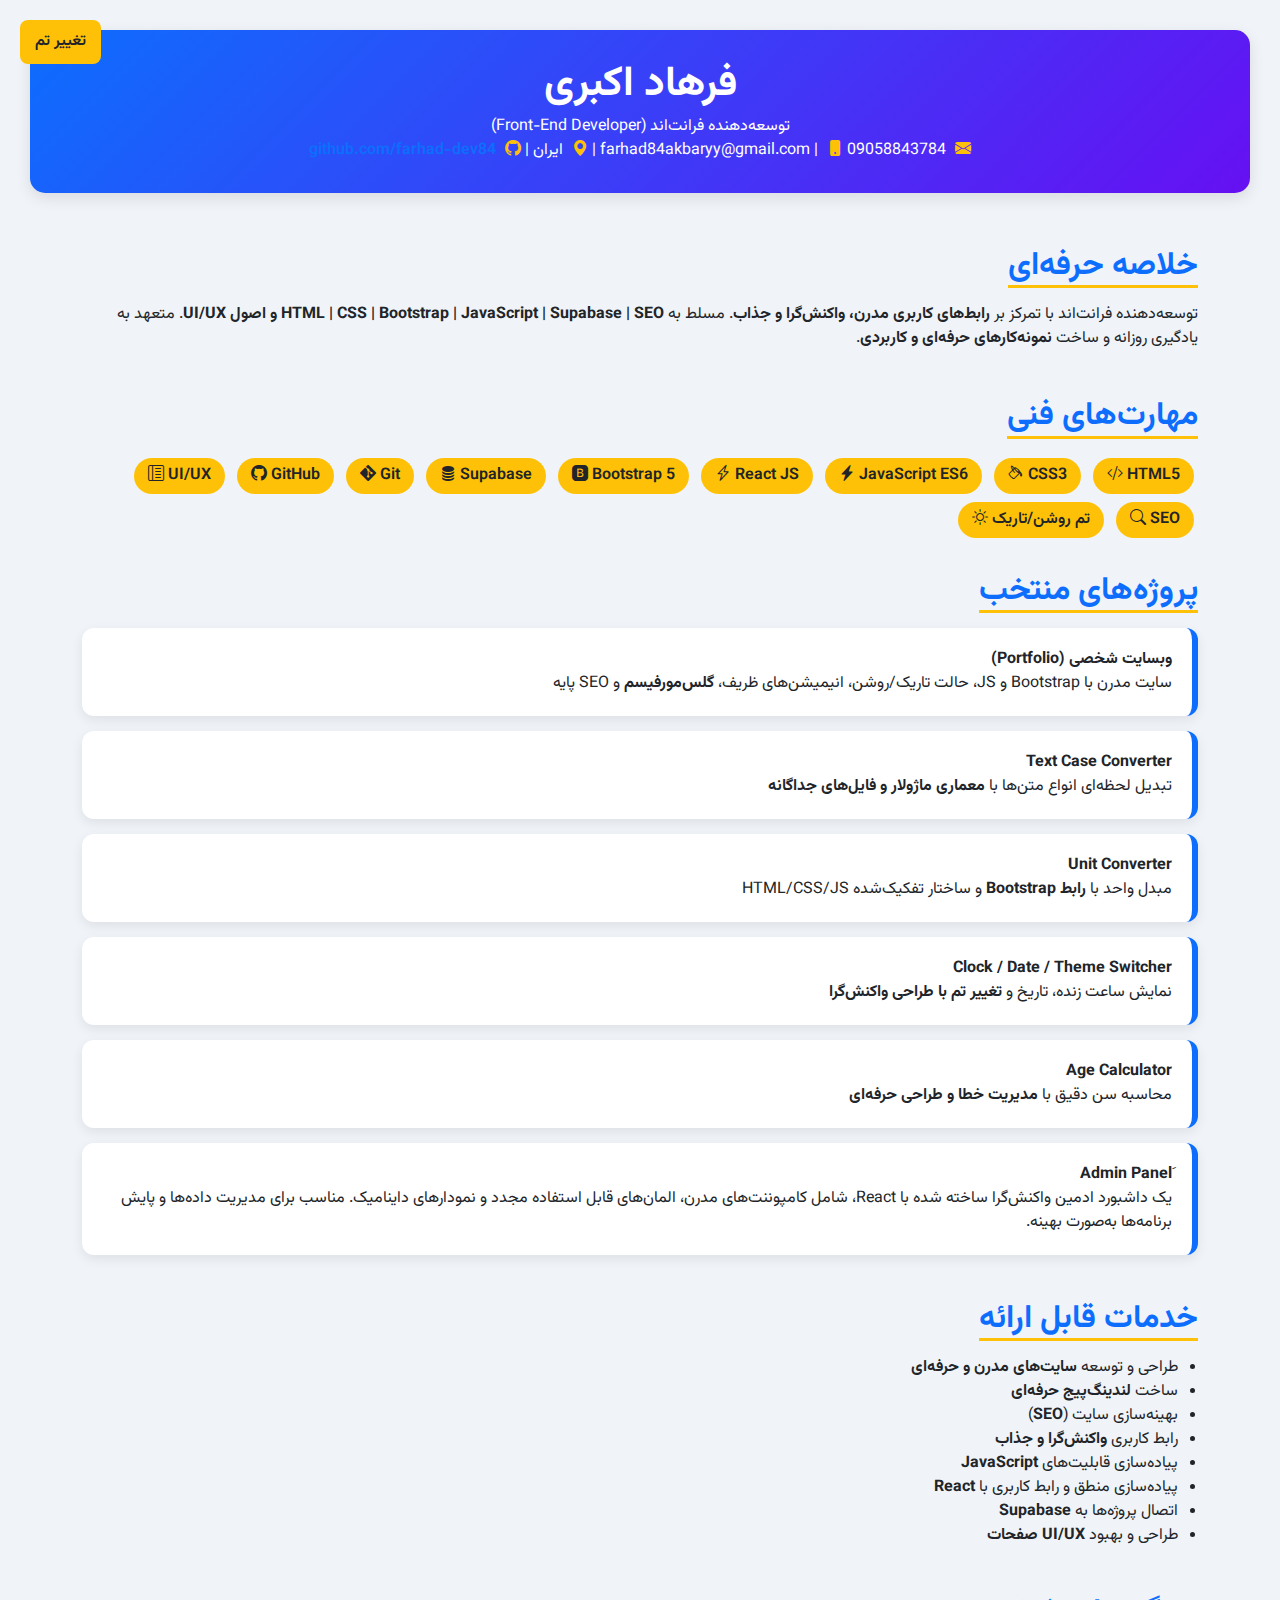
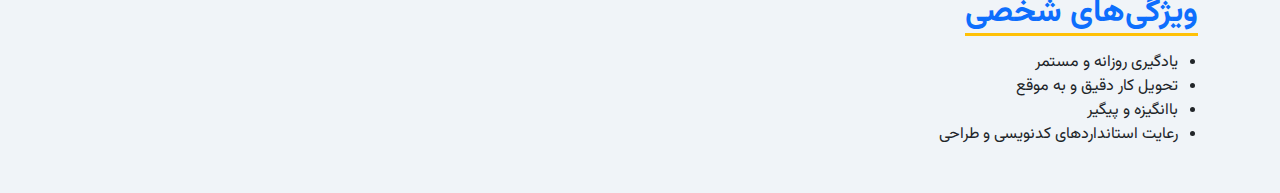
<file: Farhad-Akbary-Resume.html>
<!DOCTYPE html>
<html lang="fa" dir="rtl">
<head>
<meta charset="UTF-8">
<meta name="viewport" content="width=device-width, initial-scale=1.0">
<title>رزومه فرهاد اکبری</title>
<link href="https://cdn.jsdelivr.net/npm/bootstrap@5.3.2/dist/css/bootstrap.min.css" rel="stylesheet">
<link href="https://fonts.googleapis.com/css2?family=Vazirmatn:wght@400;700&display=swap" rel="stylesheet">
<link rel="stylesheet" href="https://cdn.jsdelivr.net/npm/bootstrap-icons@1.11.1/font/bootstrap-icons.css">
<style>
  body { font-family: 'Vazirmatn', sans-serif; background-color: #f0f4f8; color: #212529; padding: 30px; transition: background 0.3s, color 0.3s; text-align: right; }
  .dark-mode { background-color: #121212; color: #f0f4f8; }
  .resume-header { background: linear-gradient(135deg, #0d6efd, #6610f2); color: #fff; padding: 30px; border-radius: 15px; text-align: center; box-shadow: 0 5px 15px rgba(0,0,0,0.1); }
  .resume-header h1 { font-size: 2.6rem; margin-bottom: 5px; font-weight: 700; }
  .resume-header p { font-size: 1rem; margin: 0; }
  .section-title { font-weight: 700; margin-top: 30px; margin-bottom: 15px; color: #0d6efd; border-bottom: 3px solid #ffc107; display: inline-block; }
  .skill-badge { background: #ffc107; color: #212529; margin: 4px; padding: 6px 14px; border-radius: 20px; display: inline-block; font-weight: 600; }
  .project { margin-bottom: 15px; padding: 20px; border-right: 6px solid #0d6efd; background: #fff; border-radius: 12px; box-shadow: 0 4px 12px rgba(0,0,0,0.08); transition: transform 0.3s; }
  .project:hover { transform: translateY(-3px); }
  .contact-info i { margin-left: 5px; color: #ffc107; }
  a { text-decoration: none; color: #0d6efd; font-weight: 600; }
  a:hover { text-decoration: underline; }
  ul { padding-right: 20px; }
  .dark-mode .resume-header { background: linear-gradient(135deg, #6610f2, #0d6efd); color: #fff; }
  .dark-mode .skill-badge { background: #0d6efd; color: #fff; }
  .dark-mode .project { background: #1e1e1e; border-right-color: #ffc107; color: #f0f4f8; }
  .toggle-theme { position: fixed; top: 20px; left: 20px; background: #ffc107; color: #212529; border: none; padding: 10px 15px; border-radius: 8px; font-weight: 600; cursor: pointer; z-index: 1000; }
</style>
</head>
<body>

<button class="toggle-theme" onclick="toggleTheme()">تغییر تم</button>

<div class="resume-header">
  <h1>فرهاد اکبری</h1>
  <p>توسعه‌دهنده فرانت‌اند (Front-End Developer)</p>
  <p class="contact-info">
    <i class="bi bi-envelope-fill"></i> farhad84akbaryy@gmail.com |
    <i class="bi bi-phone-fill"></i> 09058843784 |
    <i class="bi bi-geo-alt-fill"></i> ایران |
    <i class="bi bi-github"></i> <a href="https://github.com/farhad-dev84">github.com/farhad-dev84</a>
  </p>
</div>

<div class="container mt-4">
  <h2 class="section-title">خلاصه حرفه‌ای</h2>
  <p>توسعه‌دهنده فرانت‌اند با تمرکز بر <b>رابط‌های کاربری مدرن، واکنش‌گرا و جذاب</b>.  
  مسلط به <b>HTML | CSS | Bootstrap | JavaScript | Supabase | SEO و اصول UI/UX</b>.  
  متعهد به یادگیری روزانه و ساخت <b>نمونه‌کارهای حرفه‌ای و کاربردی</b>.</p>

  <h2 class="section-title">مهارت‌های فنی</h2>
  <div>
    <span class="skill-badge">HTML5 <i class="bi bi-code-slash"></i></span>
    <span class="skill-badge">CSS3 <i class="bi bi-paint-bucket"></i></span>
    <span class="skill-badge">JavaScript ES6 <i class="bi bi-lightning-charge-fill"></i></span>
     <span class="skill-badge">React JS <i class="bi bi-lightning-charge"></i></span>
    <span class="skill-badge">Bootstrap 5 <i class="bi bi-bootstrap-fill"></i></span>
    <span class="skill-badge">Supabase <i class="bi bi-database-fill"></i></span>
    <span class="skill-badge">Git <i class="bi bi-git"></i></span>
    <span class="skill-badge">GitHub <i class="bi bi-github"></i></span>
    <span class="skill-badge">UI/UX <i class="bi bi-layout-text-sidebar-reverse"></i></span>
    <span class="skill-badge">SEO <i class="bi bi-search"></i></span>
    <span class="skill-badge">تم روشن/تاریک <i class="bi bi-brightness-high"></i></span>
  </div>

  <h2 class="section-title">پروژه‌های منتخب</h2>
  <div class="project">
    <b>وبسایت شخصی (Portfolio)</b><br>
    سایت مدرن با Bootstrap و JS، حالت تاریک/روشن، انیمیشن‌های ظریف، <b>گلس‌مورفیسم</b> و SEO پایه
  </div>
  <div class="project">
    <b>Text Case Converter</b><br>
    تبدیل لحظه‌ای انواع متن‌ها با <b>معماری ماژولار و فایل‌های جداگانه</b>
  </div>
  <div class="project">
    <b>Unit Converter</b><br>
    مبدل واحد با <b>رابط Bootstrap</b> و ساختار تفکیک‌شده HTML/CSS/JS
  </div>
  <div class="project">
    <b>Clock / Date / Theme Switcher</b><br>
    نمایش ساعت زنده، تاریخ و <b>تغییر تم با طراحی واکنش‌گرا</b>
  </div>
  <div class="project">
    <b>Age Calculator</b><br>
    محاسبه سن دقیق با <b>مدیریت خطا و طراحی حرفه‌ای</b>
  </div>
  <div class="project">
    <b>َAdmin Panel</b><br>
  یک داشبورد ادمین واکنش‌گرا ساخته شده با React، شامل کامپوننت‌های مدرن، المان‌های قابل استفاده مجدد و نمودارهای داینامیک. مناسب برای مدیریت داده‌ها و پایش برنامه‌ها به‌صورت بهینه.</b>
  </div>

  <h2 class="section-title">خدمات قابل ارائه</h2>
  <ul>
    <li>طراحی و توسعه <b>سایت‌های مدرن و حرفه‌ای</b></li>
    <li>ساخت <b>لندینگ‌پیج حرفه‌ای</b></li>
    <li>بهینه‌سازی سایت (<b>SEO</b>)</li>
    <li>رابط کاربری <b>واکنش‌گرا و جذاب</b></li>
    <li>پیاده‌سازی قابلیت‌های <b>JavaScript</b></li>
    <li>پیاده‌سازی منطق و رابط کاربری با <b>React</b></li>
    <li>اتصال پروژه‌ها به <b>Supabase</b></li>
    <li>طراحی و بهبود <b>UI/UX صفحات</b></li>
  </ul>

  <h2 class="section-title">ویژگی‌های شخصی</h2>
  <ul>
    <li>یادگیری روزانه و مستمر</li>
    <li>تحویل کار دقیق و به موقع</li>
    <li>باانگیزه و پیگیر</li>
    <li>رعایت استانداردهای کدنویسی و طراحی</li>
  </ul>
</div>

<script>
function toggleTheme() {
  document.body.classList.toggle('dark-mode');
}
</script>

</body>
</html>
</file>
